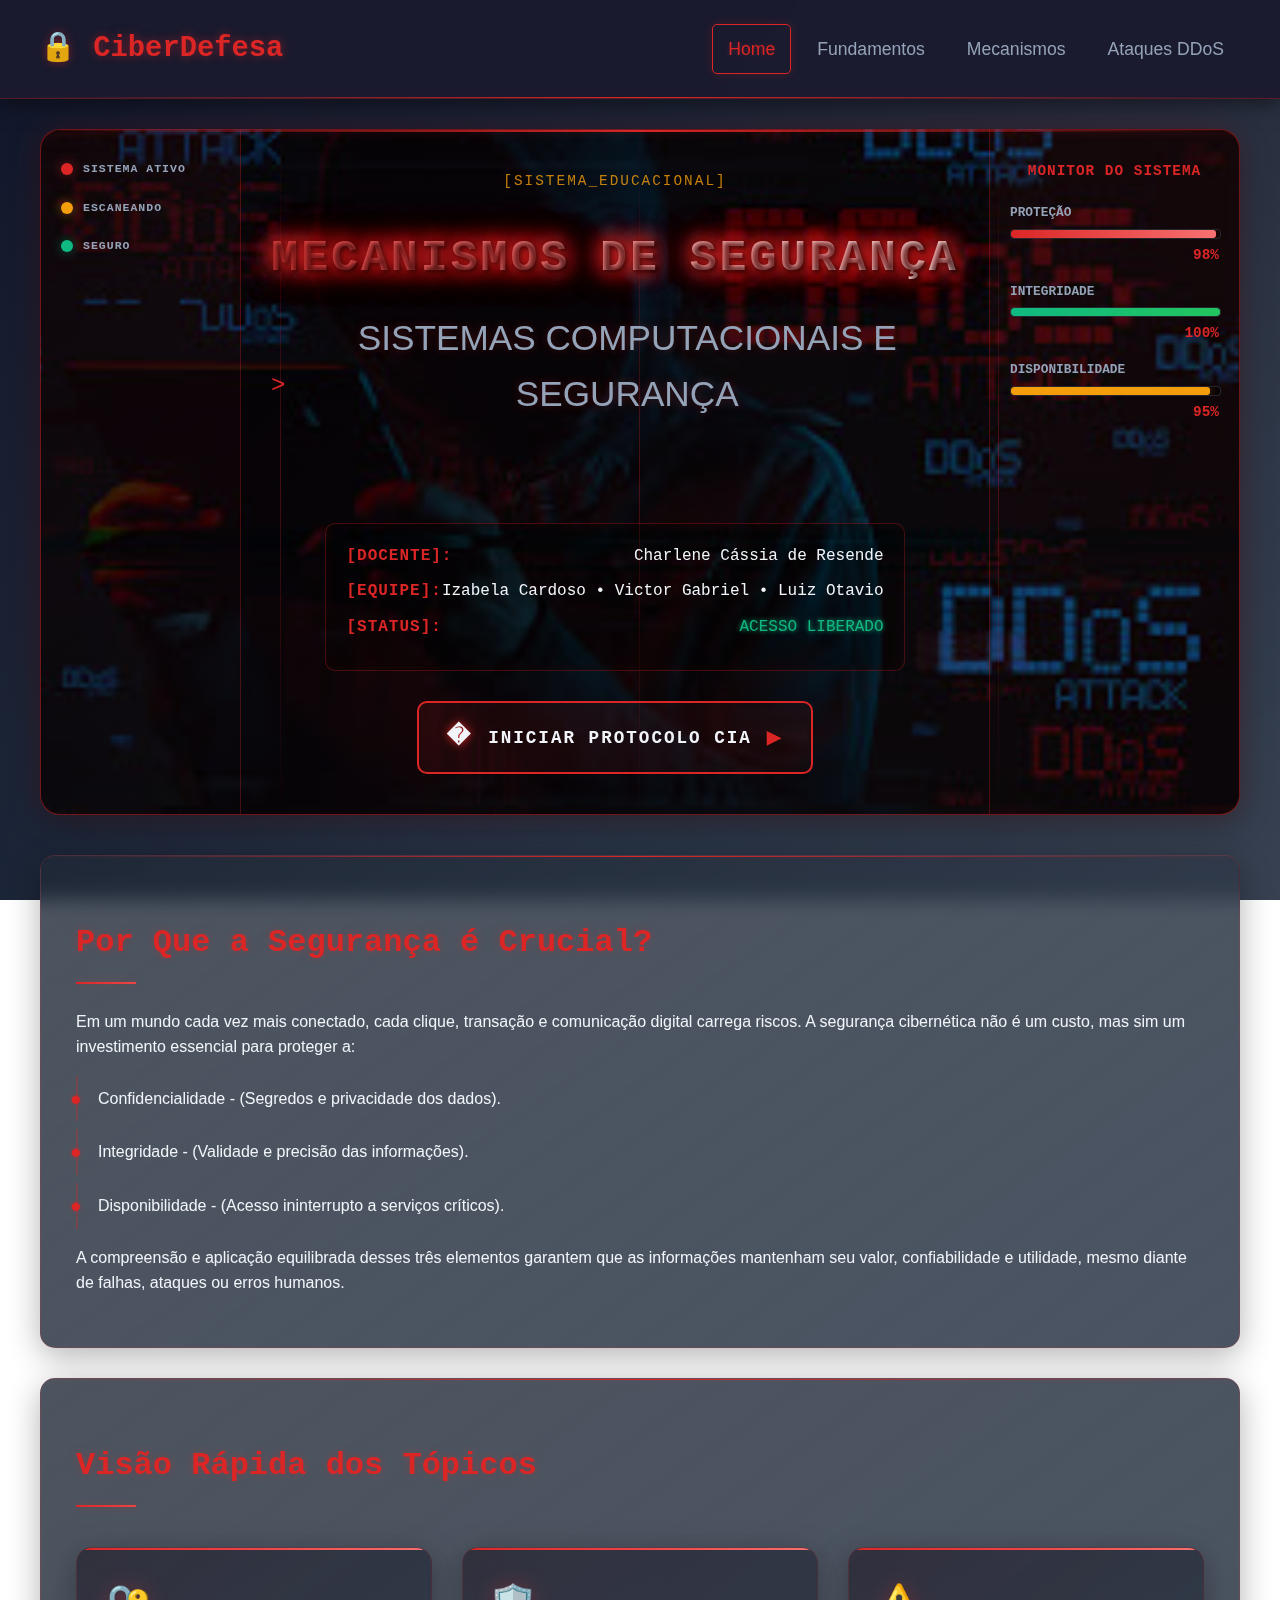
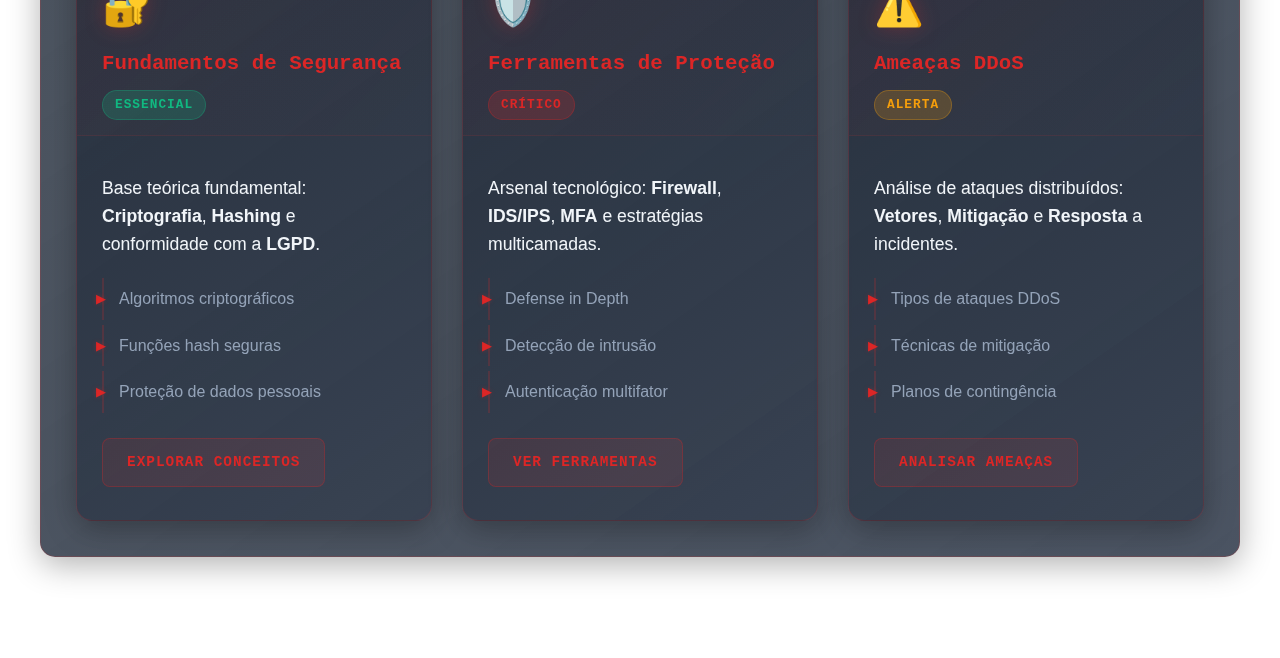
<file: index.html>
<!DOCTYPE html>
<html lang="pt-BR">
<head>
    <meta charset="UTF-8">
    <meta name="viewport" content="width=device-width, initial-scale=1.0">
    <title>🏠 Home | Cibersegurança: Mecanismos de Proteção</title>
    <link rel="stylesheet" href="style.css">
</head>
<body>

    <header>
        <div class="nav-container">
            <div class="logo"><a href="index.html">🔒 CiberDefesa</a></div>
            <nav>
                <a href="index.html" class="active">Home</a>
                <a href="fundamentos.html">Fundamentos</a>
                <a href="mecanismos.html">Mecanismos</a>
                <a href="ddos.html">Ataques DDoS</a>
            </nav>
        </div>
    </header>

    <div class="container">
        <div class="hero cyber-panel">
            <div class="hero-grid">
                <div class="status-indicators">
                    <div class="indicator active">
                        <span class="dot"></span>
                        <span class="label">SISTEMA ATIVO</span>
                    </div>
                    <div class="indicator scanning">
                        <span class="dot"></span>
                        <span class="label">ESCANEANDO</span>
                    </div>
                    <div class="indicator secure">
                        <span class="dot"></span>
                        <span class="label">SEGURO</span>
                    </div>
                </div>
                
                <div class="hero-content">
                    <div class="title-container">
                        <div class="title-prefix">[SISTEMA_EDUCACIONAL]</div>
                        <h1 class="cyber-title glitch-effect">MECANISMOS DE SEGURANÇA</h1>
                        <div class="subtitle-container">
                            <span class="typing-cursor">></span>
                            <h2 class="typing-text">SISTEMAS COMPUTACIONAIS E SEGURANÇA</h2>
                        </div>
                    </div>
                    
                    <div class="info-panel">
                        <div class="info-line">
                            <span class="info-label">[DOCENTE]:</span>
                            <span class="info-value">Charlene Cássia de Resende</span>
                        </div>
                        <div class="info-line">
                            <span class="info-label">[EQUIPE]:</span>
                            <span class="info-value">Izabela Cardoso • Victor Gabriel • Luiz Otavio</span>
                        </div>
                        <div class="info-line">
                            <span class="info-label">[STATUS]:</span>
                            <span class="info-value access-granted">ACESSO LIBERADO</span>
                        </div>
                    </div>
                    
                    <div class="action-zone">
                        <a href="fundamentos.html" class="cyber-access-btn">
                            <div class="btn-border"></div>
                            <div class="btn-content">
                                <span class="btn-icon">�️</span>
                                <span class="btn-text">INICIAR PROTOCOLO CIA</span>
                                <span class="btn-arrow">▶</span>
                            </div>
                        </a>
                    </div>
                </div>
                
                <div class="system-monitor">
                    <div class="monitor-title">MONITOR DO SISTEMA</div>
                    <div class="monitor-stats">
                        <div class="stat">
                            <span class="stat-label">PROTEÇÃO</span>
                            <div class="stat-bar">
                                <div class="stat-fill protection"></div>
                            </div>
                            <span class="stat-value">98%</span>
                        </div>
                        <div class="stat">
                            <span class="stat-label">INTEGRIDADE</span>
                            <div class="stat-bar">
                                <div class="stat-fill integrity"></div>
                            </div>
                            <span class="stat-value">100%</span>
                        </div>
                        <div class="stat">
                            <span class="stat-label">DISPONIBILIDADE</span>
                            <div class="stat-bar">
                                <div class="stat-fill availability"></div>
                            </div>
                            <span class="stat-value">95%</span>
                        </div>
                    </div>
                </div>
            </div>
            
            <div class="scan-line"></div>
            <div class="data-stream">
                <div class="stream-line"></div>
                <div class="stream-line"></div>
                <div class="stream-line"></div>
            </div>
        </div>

        <section>
            <h2>Por Que a Segurança é Crucial?</h2>
            <p>Em um mundo cada vez mais conectado, cada clique, transação e comunicação digital carrega riscos. A segurança cibernética não é um custo, mas sim um investimento essencial para proteger a:</p>
            <ul>
                <li>Confidencialidade - (Segredos e privacidade dos dados).</li>
                <li>Integridade - (Validade e precisão das informações).</li>
                <li>Disponibilidade - (Acesso ininterrupto a serviços críticos).</li>
            </ul>
            <p>A compreensão e aplicação equilibrada desses três elementos garantem que as informações mantenham seu valor, confiabilidade e utilidade, mesmo diante de falhas, ataques ou erros humanos. </p>
        </section>

        <section>
            <h2>Visão Rápida dos Tópicos</h2>
            <div class="topics-grid">
                <article class="topic-card security-concepts">
                    <div class="card-header">
                        <div class="card-icon">🔐</div>
                        <h3>Fundamentos de Segurança</h3>
                        <div class="card-status">ESSENCIAL</div>
                    </div>
                    <div class="card-content">
                        <p>Base teórica fundamental: <strong>Criptografia</strong>, <strong>Hashing</strong> e conformidade com a <strong>LGPD</strong>.</p>
                        <ul class="card-features">
                            <li>Algoritmos criptográficos</li>
                            <li>Funções hash seguras</li>
                            <li>Proteção de dados pessoais</li>
                        </ul>
                    </div>
                    <div class="card-footer">
                        <a href="fundamentos.html" class="card-btn">Explorar Conceitos</a>
                    </div>
                </article>

                <article class="topic-card security-tools">
                    <div class="card-header">
                        <div class="card-icon">🛡️</div>
                        <h3>Ferramentas de Proteção</h3>
                        <div class="card-status">CRÍTICO</div>
                    </div>
                    <div class="card-content">
                        <p>Arsenal tecnológico: <strong>Firewall</strong>, <strong>IDS/IPS</strong>, <strong>MFA</strong> e estratégias multicamadas.</p>
                        <ul class="card-features">
                            <li>Defense in Depth</li>
                            <li>Detecção de intrusão</li>
                            <li>Autenticação multifator</li>
                        </ul>
                    </div>
                    <div class="card-footer">
                        <a href="mecanismos.html" class="card-btn">Ver Ferramentas</a>
                    </div>
                </article>

                <article class="topic-card threat-analysis">
                    <div class="card-header">
                        <div class="card-icon">⚠️</div>
                        <h3>Ameaças DDoS</h3>
                        <div class="card-status">ALERTA</div>
                    </div>
                    <div class="card-content">
                        <p>Análise de ataques distribuídos: <strong>Vetores</strong>, <strong>Mitigação</strong> e <strong>Resposta</strong> a incidentes.</p>
                        <ul class="card-features">
                            <li>Tipos de ataques DDoS</li>
                            <li>Técnicas de mitigação</li>
                            <li>Planos de contingência</li>
                        </ul>
                    </div>
                    <div class="card-footer">
                        <a href="ddos.html" class="card-btn">Analisar Ameaças</a>
                    </div>
                </article>
            </div>
        </section>

    </div>

</body>

</html>
</file>
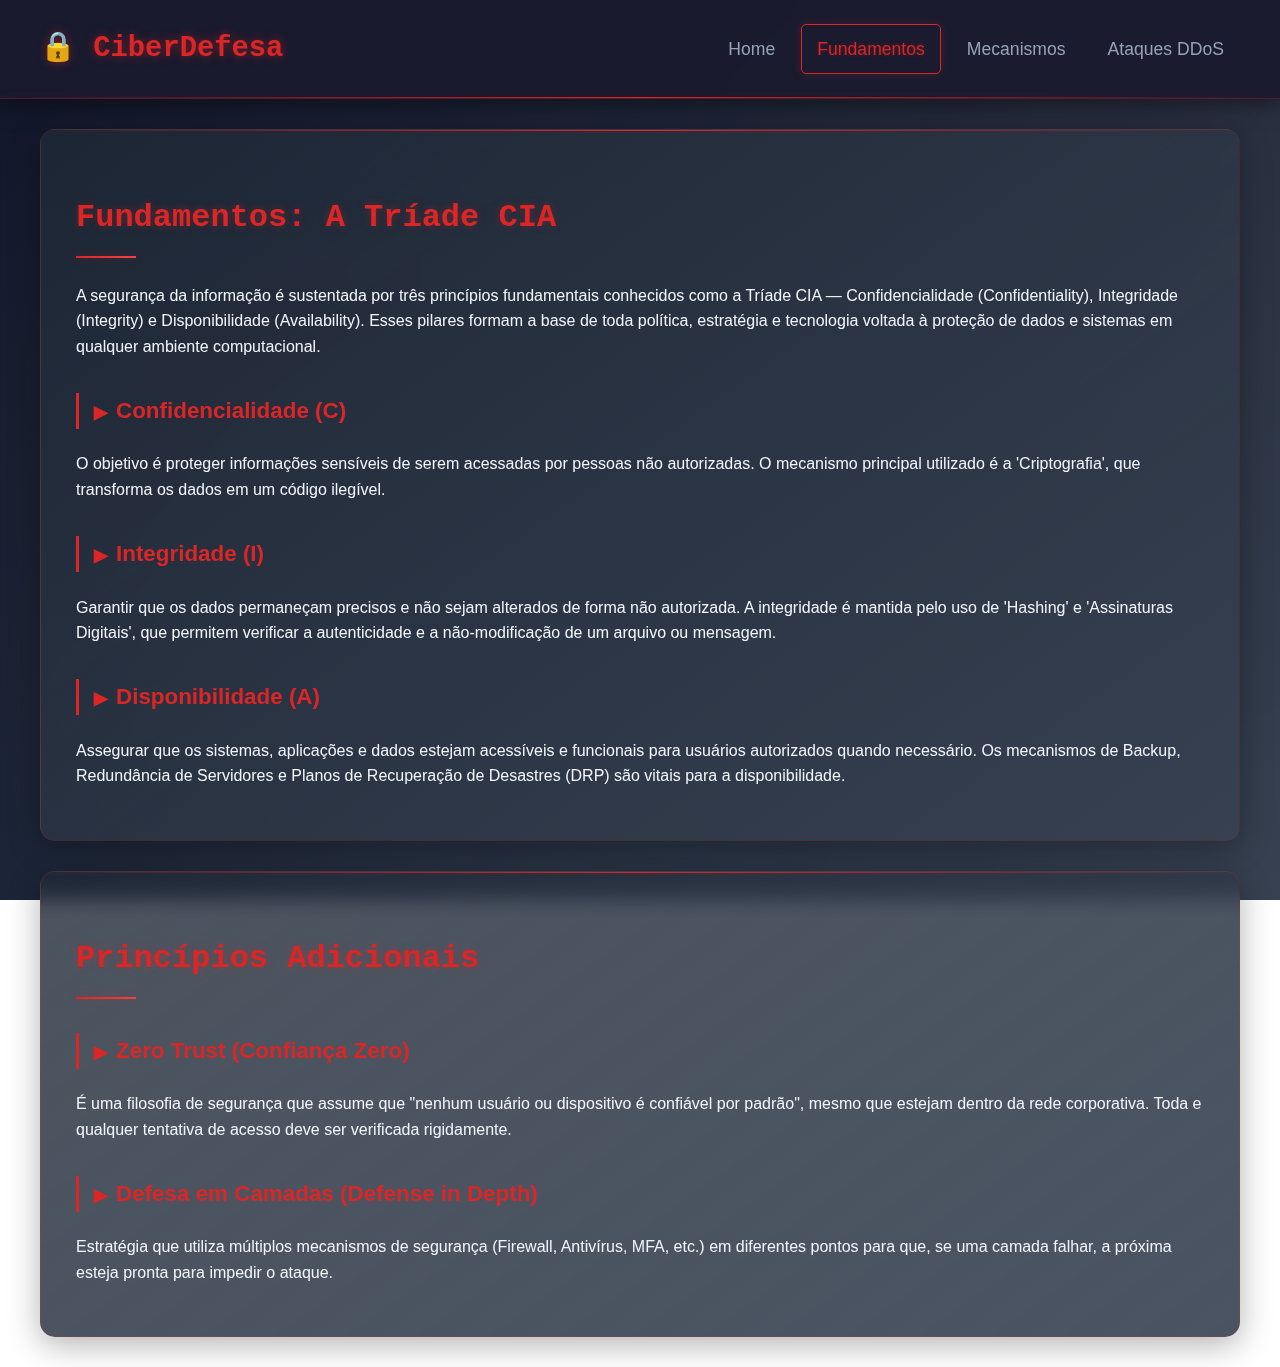
<file: fundamentos.html>
<!DOCTYPE html>
<html lang="pt-BR">
<head>
    <meta charset="UTF-8">
    <meta name="viewport" content="width=device-width, initial-scale=1.0">
    <title>📚 Fundamentos | Cibersegurança</title>
    <link rel="stylesheet" href="style.css">
</head>
<body>

    <header>
        <div class="nav-container">
            <div class="logo"><a href="index.html">🔒 CiberDefesa</a></div>
            <nav>
                <a href="index.html">Home</a>
                <a href="fundamentos.html" class="active">Fundamentos</a>
                <a href="mecanismos.html">Mecanismos</a>
                <a href="ddos.html">Ataques DDoS</a>
            </nav>
        </div>
    </header>

    <div class="container">

        <section>
            <h2>Fundamentos: A Tríade CIA</h2>
            <p>A segurança da informação é sustentada por três princípios fundamentais conhecidos como a Tríade CIA — Confidencialidade (Confidentiality), Integridade (Integrity) e Disponibilidade (Availability). Esses pilares formam a base de toda política, estratégia e tecnologia voltada à proteção de dados e sistemas em qualquer ambiente computacional.</p>
            
            <h3>Confidencialidade (C)</h3>
            <p>O objetivo é proteger informações sensíveis de serem acessadas por pessoas não autorizadas. O mecanismo principal utilizado é a 'Criptografia', que transforma os dados em um código ilegível.</p>
            
            <h3>Integridade (I)</h3>
            <p>Garantir que os dados permaneçam precisos e não sejam alterados de forma não autorizada. A integridade é mantida pelo uso de 'Hashing' e 'Assinaturas Digitais', que permitem verificar a autenticidade e a não-modificação de um arquivo ou mensagem.</p>

            <h3>Disponibilidade (A)</h3>
            <p>Assegurar que os sistemas, aplicações e dados estejam acessíveis e funcionais para usuários autorizados quando necessário. Os mecanismos de Backup, Redundância de Servidores e Planos de Recuperação de Desastres (DRP) são vitais para a disponibilidade.</p>
        </section>
        
        <section>
            <h2>Princípios Adicionais</h2>
            <h3>Zero Trust (Confiança Zero)</h3>
            <p>É uma filosofia de segurança que assume que "nenhum usuário ou dispositivo é confiável por padrão", mesmo que estejam dentro da rede corporativa. Toda e qualquer tentativa de acesso deve ser verificada rigidamente.</p>
            
            <h3>Defesa em Camadas (Defense in Depth)</h3>
            <p>Estratégia que utiliza múltiplos mecanismos de segurança (Firewall, Antivírus, MFA, etc.) em diferentes pontos para que, se uma camada falhar, a próxima esteja pronta para impedir o ataque.</p>
        </section>

    </div>

</body>

</html>
</file>
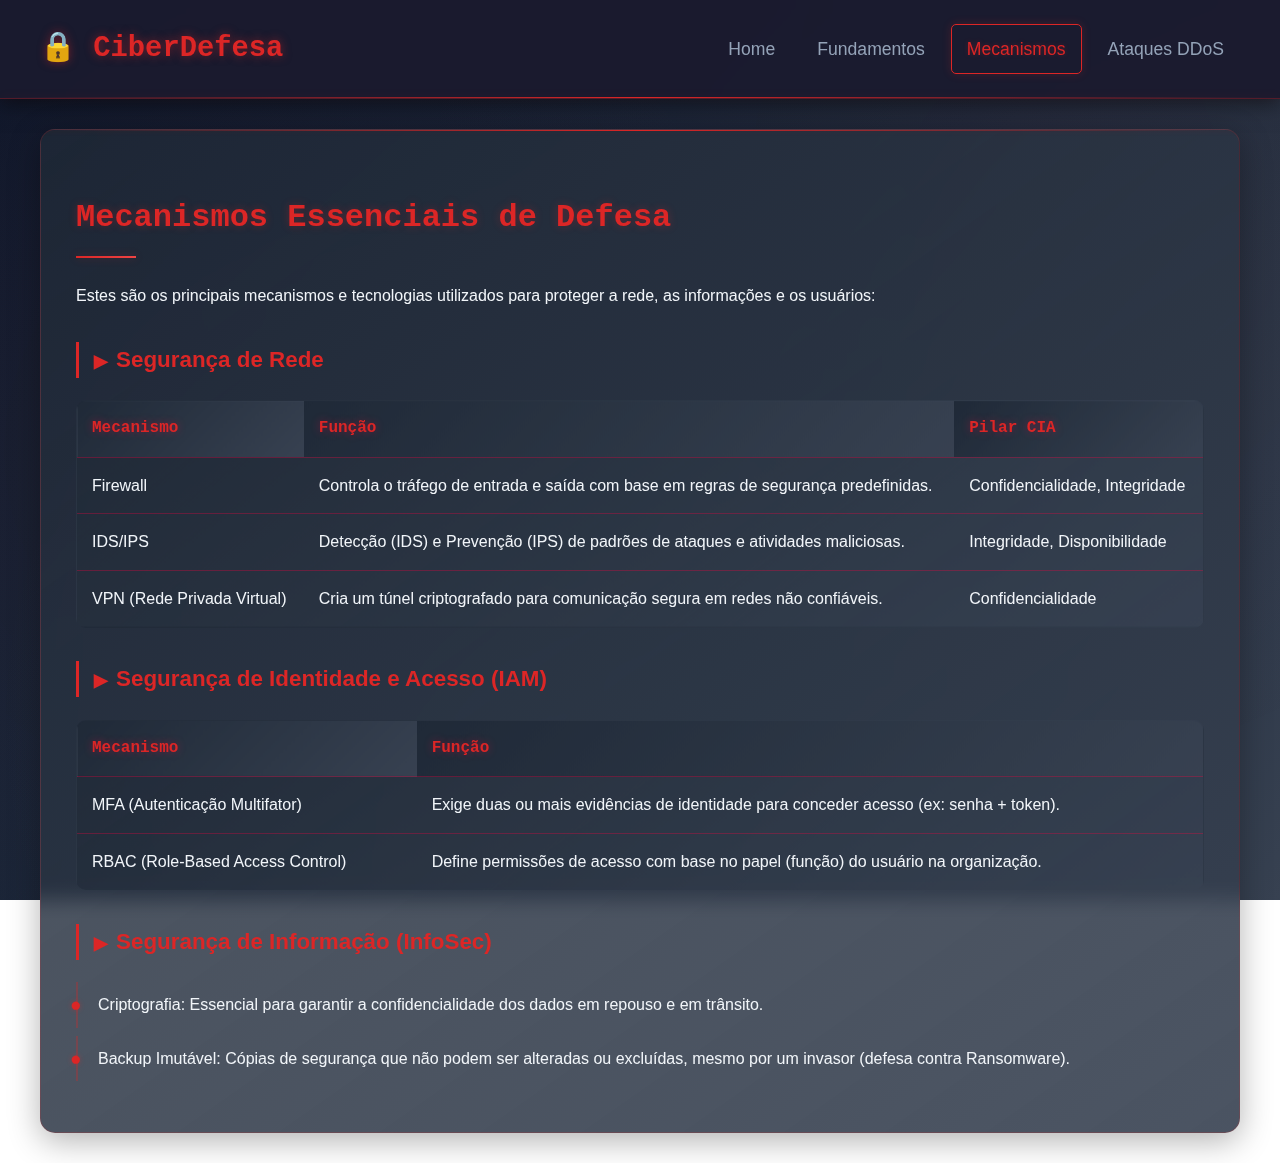
<file: mecanismos.html>
<!DOCTYPE html>
<html lang="pt-BR">
<head>
    <meta charset="UTF-8">
    <meta name="viewport" content="width=device-width, initial-scale=1.0">
    <title>🛡️ Mecanismos | Cibersegurança</title>
    <link rel="stylesheet" href="style.css">
</head>
<body>

    <header>
        <div class="nav-container">
            <div class="logo"><a href="index.html">🔒 CiberDefesa</a></div>
            <nav>
                <a href="index.html">Home</a>
                <a href="fundamentos.html">Fundamentos</a>
                <a href="mecanismos.html" class="active">Mecanismos</a>
                <a href="ddos.html">Ataques DDoS</a>
            </nav>
        </div>
    </header>

    <div class="container">

        <section>
            <h2>Mecanismos Essenciais de Defesa</h2>
            <p>Estes são os principais mecanismos e tecnologias utilizados para proteger a rede, as informações e os usuários:</p>
            
            <h3>Segurança de Rede</h3>
            <table>
                <tr>
                    <th>Mecanismo</th>
                    <th>Função</th>
                    <th>Pilar CIA</th>
                </tr>
                <tr>
                    <td>Firewall</td>
                    <td>Controla o tráfego de entrada e saída com base em regras de segurança predefinidas.</td>
                    <td>Confidencialidade, Integridade</td>
                </tr>
                <tr>
                    <td>IDS/IPS</td>
                    <td>Detecção (IDS) e Prevenção (IPS) de padrões de ataques e atividades maliciosas.</td>
                    <td>Integridade, Disponibilidade</td>
                </tr>
                <tr>
                    <td>VPN (Rede Privada Virtual)</td>
                    <td>Cria um túnel criptografado para comunicação segura em redes não confiáveis.</td>
                    <td>Confidencialidade</td>
                </tr>
            </table>

            <h3>Segurança de Identidade e Acesso (IAM)</h3>
            <table>
                <tr>
                    <th>Mecanismo</th>
                    <th>Função</th>
                </tr>
                <tr>
                    <td>MFA (Autenticação Multifator)</td>
                    <td>Exige duas ou mais evidências de identidade para conceder acesso (ex: senha + token).</td>
                </tr>
                <tr>
                    <td>RBAC (Role-Based Access Control)</td>
                    <td>Define permissões de acesso com base no papel (função) do usuário na organização.</td>
                </tr>
            </table>

            <h3>Segurança de Informação (InfoSec)</h3>
            <ul>
                <li>Criptografia: Essencial para garantir a confidencialidade dos dados em repouso e em trânsito.</li>
                <li>Backup Imutável: Cópias de segurança que não podem ser alteradas ou excluídas, mesmo por um invasor (defesa contra Ransomware).</li>
            </ul>
        </section>
        
    </div>

</body>

</html>
</file>
<file: style.css>
/* style.css - Tema Profissional Dark Red */
:root {
    --cor-principal: #dc2626; /* Vermelho elegante e profissional */
    --cor-secundaria: #1f2937; /* Cinza escuro neutro */
    --cor-terciaria: #374151; /* Cinza médio */
    --cor-fundo: #0f172a; /* Fundo dark neutro */
    --cor-fundo-claro: #1e293b;
    --cor-texto: #f1f5f9; /* Texto claro neutro */
    --cor-texto-secundario: #94a3b8;
    --cor-destaque: #ef4444; /* Vermelho suave para destaques */
    --cor-sucesso: #10b981; /* Verde profissional */
    --cor-warning: #f59e0b; /* Laranja profissional */
    --cor-accent: #f87171; /* Vermelho claro para acentos */
    --cor-neutro: #64748b; /* Cinza neutro */
    --cor-sombra: 0 8px 32px rgba(0, 0, 0, 0.3);
    --cor-sombra-hover: 0 12px 40px rgba(220, 38, 38, 0.15);
    --cor-borda-suave: 0 0 15px rgba(220, 38, 38, 0.3);
    --gradiente-principal: linear-gradient(135deg, #0f172a 0%, #1e293b 50%, #374151 100%);
    --gradiente-card: linear-gradient(145deg, rgba(31, 41, 55, 0.8) 0%, rgba(55, 65, 81, 0.9) 100%);
    --gradiente-red-suave: linear-gradient(135deg, #dc2626, #ef4444, #f87171);
}

@import url('https://fonts.googleapis.com/css2?family=Orbitron:wght@400;500;700;900&family=Rajdhani:wght@300;400;500;600;700&display=swap');

body {
    font-family: 'Rajdhani', 'Segoe UI', sans-serif;
    margin: 0;
    padding: 0;
    background: var(--gradiente-principal);
    background-attachment: fixed;
    color: var(--cor-texto);
    line-height: 1.6;
    overflow-x: hidden;
}

/* Efeito de partículas de fundo suave */
body::before {
    content: '';
    position: fixed;
    top: 0;
    left: 0;
    width: 100%;
    height: 100%;
    background: 
        radial-gradient(circle at 20% 50%, rgba(220, 38, 38, 0.04) 0%, transparent 50%),
        radial-gradient(circle at 80% 20%, rgba(239, 68, 68, 0.03) 0%, transparent 50%),
        radial-gradient(circle at 40% 80%, rgba(100, 116, 139, 0.05) 0%, transparent 50%);
    pointer-events: none;
    z-index: -1;
    animation: particleFloat 25s ease-in-out infinite;
}

@keyframes particleFloat {
    0%, 100% { transform: translate(0, 0) rotate(0deg); }
    33% { transform: translate(30px, -30px) rotate(120deg); }
    66% { transform: translate(-20px, 20px) rotate(240deg); }
}

/* --- Cabeçalho e Navegação (Header & Nav) --- */
header {
    background: rgba(26, 26, 46, 0.95);
    backdrop-filter: blur(10px);
    border-bottom: 1px solid rgba(220, 38, 38, 0.3);
    color: var(--cor-texto);
    padding: 1.5em 0;
    box-shadow: 0 4px 20px rgba(0, 0, 0, 0.5);
    position: sticky;
    top: 0;
    z-index: 1000;
}

header::before {
    content: '';
    position: absolute;
    bottom: 0;
    left: 0;
    right: 0;
    height: 1px;
    background: linear-gradient(90deg, transparent, var(--cor-principal), transparent);
    box-shadow: 0 0 10px rgba(220, 38, 38, 0.2);
}

.nav-container {
    max-width: 1200px;
    margin: 0 auto;
    display: flex;
    justify-content: space-between;
    align-items: center;
    padding: 0 20px;
}

.logo a {
    color: var(--cor-principal);
    text-decoration: none;
    font-family: 'Orbitron', monospace;
    font-size: 1.8em;
    font-weight: 700;
    text-shadow: 0 0 10px rgba(220, 38, 38, 0.5);
    transition: all 0.3s ease;
}

.logo a:hover {
    text-shadow: 0 0 15px rgba(220, 38, 38, 0.5);
    transform: scale(1.02);
    color: var(--cor-accent);
}

nav {
    display: flex;
    gap: 10px;
}

nav a {
    color: var(--cor-texto-secundario);
    text-decoration: none;
    font-family: 'Rajdhani', sans-serif;
    font-weight: 500;
    font-size: 1.1em;
    padding: 10px 15px;
    border-radius: 5px;
    border: 1px solid transparent;
    transition: all 0.3s ease;
    position: relative;
    overflow: hidden;
}

nav a::before {
    content: '';
    position: absolute;
    top: 0;
    left: -100%;
    width: 100%;
    height: 100%;
    background: linear-gradient(90deg, transparent, rgba(220, 38, 38, 0.15), transparent);
    transition: left 0.5s ease;
}

nav a:hover::before {
    left: 100%;
}

nav a:hover, nav a.active {
    color: var(--cor-principal);
    border-color: var(--cor-principal);
    box-shadow: 0 0 10px rgba(220, 38, 38, 0.2);
    text-shadow: 0 0 5px rgba(220, 38, 38, 0.3);
}

/* --- Conteúdo Principal (Main Content) --- */
.container {
    max-width: 1200px;
    margin: 30px auto;
    padding: 0 20px;
}

h1 {
    font-family: 'Orbitron', monospace;
    color: var(--cor-principal);
    text-shadow: 0 0 15px rgba(220, 38, 38, 0.4);
}

h2 {
    font-family: 'Orbitron', monospace;
    color: var(--cor-principal);
    font-size: 2em;
    padding-bottom: 15px;
    margin-bottom: 25px;
    position: relative;
    text-shadow: 0 0 8px rgba(220, 38, 38, 0.3);
}

h2::after {
    content: '';
    position: absolute;
    bottom: 0;
    left: 0;
    width: 60px;
    height: 2px;
    background: linear-gradient(90deg, var(--cor-principal), var(--cor-destaque));
    box-shadow: 0 0 8px rgba(220, 38, 38, 0.3);
}

h3 {
    font-family: 'Rajdhani', sans-serif;
    color: var(--cor-principal);
    margin-top: 1.5em;
    font-size: 1.4em;
    font-weight: 600;
    border-left: 3px solid var(--cor-principal);
    padding-left: 15px;
    position: relative;
}

h3::before {
    content: '▶';
    color: var(--cor-principal);
    margin-right: 8px;
    font-size: 0.8em;
}

section {
    background: var(--gradiente-card);
    backdrop-filter: blur(10px);
    border: 1px solid rgba(220, 38, 38, 0.2);
    padding: 35px;
    margin-bottom: 30px;
    border-radius: 15px;
    box-shadow: var(--cor-sombra);
    transition: all 0.3s ease;
    position: relative;
    overflow: hidden;
}

section::before {
    content: '';
    position: absolute;
    top: 0;
    left: 0;
    right: 0;
    height: 1px;
    background: linear-gradient(90deg, transparent, var(--cor-principal), transparent);
    box-shadow: 0 0 5px rgba(220, 38, 38, 0.2);
}

section:hover {
    transform: translateY(-5px);
    box-shadow: var(--cor-sombra-hover);
    border-color: var(--cor-principal);
}

/* --- Elementos Específicos --- */
/* Hero Panel Cyber - Estrutura principal */
.hero.cyber-panel {
    background: 
        url('assets/img/fundo-seguranca.jpg') center/cover,
        linear-gradient(135deg, rgba(15, 23, 42, 0.95) 0%, rgba(30, 41, 59, 0.98) 50%, rgba(31, 41, 55, 0.95) 100%);
    background-blend-mode: overlay;
    border: 1px solid rgba(220, 38, 38, 0.5);
    border-radius: 20px;
    margin-bottom: 40px;
    position: relative;
    overflow: hidden;
    padding: 0;
    min-height: 500px;
    box-shadow: 
        var(--cor-sombra),
        0 0 30px rgba(220, 38, 38, 0.15),
        inset 0 1px 0 rgba(220, 38, 38, 0.1);
}

/* Grid Layout do Hero */
.hero-grid {
    display: grid;
    grid-template-areas: 
        "status content monitor"
        "status content monitor";
    grid-template-columns: 200px 1fr 250px;
    grid-template-rows: 1fr 1fr;
    height: 100%;
    min-height: 500px;
    position: relative;
    z-index: 10;
}

/* Indicadores de Status */
.status-indicators {
    grid-area: status;
    padding: 30px 20px;
    border-right: 1px solid rgba(220, 38, 38, 0.3);
    background: linear-gradient(180deg, rgba(220, 38, 38, 0.05), transparent);
}

.indicator {
    display: flex;
    align-items: center;
    gap: 10px;
    margin-bottom: 20px;
    font-family: 'Rajdhani', monospace;
    font-size: 0.9em;
    font-weight: 600;
}

.indicator .dot {
    width: 12px;
    height: 12px;
    border-radius: 50%;
    position: relative;
}

.indicator.active .dot {
    background: var(--cor-principal);
    box-shadow: 0 0 12px rgba(220, 38, 38, 0.5);
    animation: pulse 2s infinite;
}

.indicator.scanning .dot {
    background: var(--cor-warning);
    box-shadow: 0 0 12px rgba(245, 158, 11, 0.5);
    animation: pulse 1.5s infinite;
}

.indicator.secure .dot {
    background: var(--cor-sucesso);
    box-shadow: 0 0 12px rgba(16, 185, 129, 0.5);
    animation: pulse 3s infinite;
}

@keyframes pulse {
    0%, 100% { transform: scale(1); opacity: 1; }
    50% { transform: scale(1.2); opacity: 0.7; }
}

.indicator .label {
    color: var(--cor-texto-secundario);
    letter-spacing: 1px;
    font-size: 0.8em;
}

/* Conteúdo Principal */
.hero-content {
    grid-area: content;
    display: flex;
    flex-direction: column;
    justify-content: center;
    align-items: center;
    padding: 40px 30px;
    text-align: center;
}

.title-container {
    margin-bottom: 30px;
}

.title-prefix {
    font-family: 'Orbitron', monospace;
    color: var(--cor-warning);
    font-size: 0.9em;
    font-weight: 400;
    letter-spacing: 2px;
    margin-bottom: 10px;
    opacity: 0.8;
}

.cyber-title.glitch-effect {
    font-size: 2.8em;
    margin-bottom: 15px;
    position: relative;
}

.glitch-effect::before,
.glitch-effect::after {
    content: "MECANISMOS DE SEGURANÇA";
    position: absolute;
    top: 0;
    left: 0;
    width: 100%;
    height: 100%;
}

.glitch-effect::before {
    animation: glitch-1 2s infinite;
    color: var(--cor-destaque);
    z-index: -1;
}

.glitch-effect::after {
    animation: glitch-2 2s infinite;
    color: var(--cor-accent);
    z-index: -2;
}

@keyframes glitch-1 {
    0%, 100% { transform: translate(0); }
    20% { transform: translate(-2px, 2px); }
    40% { transform: translate(-2px, -2px); }
    60% { transform: translate(2px, 2px); }
    80% { transform: translate(2px, -2px); }
}

@keyframes glitch-2 {
    0%, 100% { transform: translate(0); }
    20% { transform: translate(2px, 2px); }
    40% { transform: translate(2px, -2px); }
    60% { transform: translate(-2px, 2px); }
    80% { transform: translate(-2px, -2px); }
}

.subtitle-container {
    display: flex;
    align-items: center;
    justify-content: center;
    gap: 10px;
    margin-bottom: 30px;
}

.typing-cursor {
    color: var(--cor-principal);
    font-family: 'Orbitron', monospace;
    font-size: 1.5em;
    animation: blink 1s infinite;
}

@keyframes blink {
    0%, 50% { opacity: 1; }
    51%, 100% { opacity: 0; }
}

.typing-text {
    font-size: 1.4em;
    color: var(--cor-texto-secundario);
    font-weight: 300;
    margin: 0;
}

/* Painel de Informações */
.info-panel {
    background: rgba(0, 0, 0, 0.3);
    border: 1px solid rgba(220, 38, 38, 0.3);
    border-radius: 10px;
    padding: 20px;
    margin-bottom: 30px;
    min-width: 400px;
    box-shadow: inset 0 0 15px rgba(220, 38, 38, 0.05);
}

.info-line {
    display: flex;
    justify-content: space-between;
    margin-bottom: 10px;
    font-family: 'Rajdhani', monospace;
}

.info-label {
    color: var(--cor-principal);
    font-weight: 600;
    letter-spacing: 1px;
}

.info-value {
    color: var(--cor-texto);
    font-weight: 400;
}

.access-granted {
    color: var(--cor-sucesso) !important;
    text-shadow: 0 0 5px var(--cor-sucesso);
    animation: pulse 3s infinite;
}

/* Botão de Acesso Cyber */
.cyber-access-btn {
    position: relative;
    display: inline-block;
    text-decoration: none;
    padding: 0;
}

.btn-border {
    position: absolute;
    top: 0;
    left: 0;
    right: 0;
    bottom: 0;
    border: 2px solid var(--cor-principal);
    border-radius: 10px;
    background: linear-gradient(135deg, rgba(220, 38, 38, 0.1), rgba(220, 38, 38, 0.05));
    transition: all 0.3s ease;
}

.btn-content {
    position: relative;
    display: flex;
    align-items: center;
    gap: 15px;
    padding: 18px 30px;
    font-family: 'Orbitron', monospace;
    font-weight: 600;
    color: var(--cor-texto);
    font-size: 1.1em;
    letter-spacing: 2px;
    z-index: 1;
}

.btn-icon {
    font-size: 1.3em;
    filter: drop-shadow(0 0 5px var(--cor-principal));
}

.btn-arrow {
    color: var(--cor-principal);
    transition: transform 0.3s ease;
}

.cyber-access-btn:hover .btn-border {
    box-shadow: 
        0 0 25px rgba(220, 38, 38, 0.4),
        inset 0 0 15px rgba(220, 38, 38, 0.1);
    transform: scale(1.03);
    border-color: var(--cor-accent);
}

.cyber-access-btn:hover .btn-arrow {
    transform: translateX(5px);
}

/* Monitor do Sistema */
.system-monitor {
    grid-area: monitor;
    padding: 30px 20px;
    border-left: 1px solid rgba(220, 38, 38, 0.3);
    background: linear-gradient(180deg, rgba(220, 38, 38, 0.05), transparent);
}

.monitor-title {
    font-family: 'Orbitron', monospace;
    color: var(--cor-principal);
    font-size: 0.9em;
    font-weight: 600;
    letter-spacing: 1px;
    margin-bottom: 20px;
    text-align: center;
}

.monitor-stats {
    display: flex;
    flex-direction: column;
    gap: 15px;
}

.stat {
    display: flex;
    flex-direction: column;
    gap: 5px;
}

.stat-label {
    font-family: 'Rajdhani', monospace;
    font-size: 0.8em;
    color: var(--cor-texto-secundario);
    font-weight: 600;
}

.stat-bar {
    width: 100%;
    height: 8px;
    background: rgba(0, 0, 0, 0.5);
    border-radius: 4px;
    overflow: hidden;
    border: 1px solid rgba(100, 116, 139, 0.3);
}

.stat-fill {
    height: 100%;
    border-radius: 3px;
    animation: fillBar 2s ease-out;
}

.stat-fill.protection {
    width: 98%;
    background: linear-gradient(90deg, var(--cor-principal), var(--cor-accent));
    box-shadow: 0 0 8px rgba(220, 38, 38, 0.4);
}

.stat-fill.integrity {
    width: 100%;
    background: linear-gradient(90deg, var(--cor-sucesso), #22c55e);
    box-shadow: 0 0 8px rgba(16, 185, 129, 0.4);
}

.stat-fill.availability {
    width: 95%;
    background: linear-gradient(90deg, var(--cor-warning), #f59e0b);
    box-shadow: 0 0 8px rgba(245, 158, 11, 0.4);
}

@keyframes fillBar {
    from { width: 0; }
}

.stat-value {
    font-family: 'Orbitron', monospace;
    color: var(--cor-principal);
    font-size: 0.9em;
    font-weight: 600;
    text-align: right;
}

/* Efeitos Visuais */
.scan-line {
    position: absolute;
    top: 0;
    left: 0;
    width: 100%;
    height: 2px;
    background: linear-gradient(90deg, transparent, var(--cor-principal), transparent);
    animation: scanHorizontal 4s linear infinite;
    z-index: 5;
    box-shadow: 0 0 10px rgba(220, 38, 38, 0.4);
}

@keyframes scanHorizontal {
    0% { transform: translateX(-100%); }
    100% { transform: translateX(100%); }
}

.data-stream {
    position: absolute;
    top: 0;
    right: 0;
    width: 100%;
    height: 100%;
    pointer-events: none;
    z-index: 1;
}

.stream-line {
    position: absolute;
    width: 1px;
    height: 100%;
    background: linear-gradient(180deg, transparent, rgba(220, 38, 38, 0.3), transparent);
    animation: streamFlow 6s linear infinite;
}

.stream-line:nth-child(1) {
    right: 20%;
    animation-delay: 0s;
}

.stream-line:nth-child(2) {
    right: 50%;
    animation-delay: 1s;
}

.stream-line:nth-child(3) {
    right: 80%;
    animation-delay: 2s;
}

@keyframes streamFlow {
    0% { transform: translateY(-100%); opacity: 0; }
    50% { opacity: 1; }
    100% { transform: translateY(100%); opacity: 0; }
}

.hero h1,
.cyber-title {
    font-family: 'Orbitron', monospace;
    font-size: 3.5em;
    font-weight: 900;
    margin-bottom: 15px;
    text-shadow: 
        0 0 20px rgba(220, 38, 38, 0.8),
        0 0 40px rgba(220, 38, 38, 0.4),
        2px 2px 4px rgba(0, 0, 0, 0.8);
    animation: heroGlow 3s ease-in-out infinite alternate;
    letter-spacing: 3px;
    text-transform: uppercase;
}

.cyber-title {
    background: linear-gradient(45deg, var(--cor-principal), #ffffff, var(--cor-accent));
    background-size: 200% 200%;
    -webkit-background-clip: text;
    -webkit-text-fill-color: transparent;
    background-clip: text;
    animation: cyberpunk 6s ease-in-out infinite, heroGlow 4s ease-in-out infinite alternate;
}

@keyframes cyberpunk {
    0%, 100% { background-position: 0% 50%; }
    50% { background-position: 100% 50%; }
}

.highlight {
    color: var(--cor-principal);
    font-weight: 600;
    text-shadow: 0 0 5px rgba(220, 38, 38, 0.5);
}

@keyframes heroGlow {
    from { text-shadow: 0 0 15px rgba(220, 38, 38, 0.4), 0 0 30px rgba(220, 38, 38, 0.2), 2px 2px 4px rgba(0, 0, 0, 0.8); }
    to { text-shadow: 0 0 25px rgba(220, 38, 38, 0.6), 0 0 50px rgba(220, 38, 38, 0.3), 2px 2px 4px rgba(0, 0, 0, 0.8); }
}

.hero h2 {
    font-family: 'Rajdhani', sans-serif;
    font-size: 2.2em;
    font-weight: 300;
    margin-bottom: 25px;
    color: var(--cor-texto-secundario);
    text-shadow: 0 0 10px rgba(220, 38, 38, 0.3);
}

.hero h2::after {
    display: none;
}

.hero p {
    font-family: 'Rajdhani', sans-serif;
    font-size: 1.3em;
    font-weight: 400;
    margin-bottom: 15px;
    color: var(--cor-texto);
    text-shadow: 1px 1px 2px rgba(0, 0, 0, 0.7);
}

.cta-button {
    background: linear-gradient(135deg, var(--cor-principal), var(--cor-destaque));
    color: white;
    padding: 18px 40px;
    text-decoration: none;
    border-radius: 50px;
    font-family: 'Orbitron', monospace;
    font-weight: 600;
    font-size: 1.1em;
    border: 2px solid var(--cor-principal);
    box-shadow: 
        0 0 15px rgba(220, 38, 38, 0.3),
        inset 0 1px 0 rgba(255, 255, 255, 0.2);
    transition: all 0.4s ease;
    position: relative;
    overflow: hidden;
    text-transform: uppercase;
    letter-spacing: 2px;
    display: inline-flex;
    align-items: center;
    gap: 10px;
}

.cta-button span {
    font-size: 1.2em;
    filter: drop-shadow(0 0 5px rgba(255, 255, 255, 0.8));
}

.cta-button::before {
    content: '';
    position: absolute;
    top: 0;
    left: -100%;
    width: 100%;
    height: 100%;
    background: linear-gradient(90deg, transparent, rgba(255, 255, 255, 0.2), transparent);
    transition: left 0.5s ease;
}

.cta-button::after {
    content: '';
    position: absolute;
    top: 50%;
    left: 50%;
    width: 0;
    height: 0;
    border-radius: 50%;
    background: rgba(255, 255, 255, 0.2);
    transform: translate(-50%, -50%);
    transition: all 0.4s ease;
}

.cta-button:hover::before {
    left: 100%;
}

.cta-button:hover::after {
    width: 300px;
    height: 300px;
}

.cta-button:hover {
    transform: translateY(-5px) scale(1.08);
    box-shadow: 
        0 0 40px rgba(220, 38, 38, 1),
        0 15px 30px rgba(0, 0, 0, 0.4),
        inset 0 2px 0 rgba(255, 255, 255, 0.4);
    text-shadow: 0 0 15px rgba(255, 255, 255, 1);
    border-color: #ffffff;
}

/* Listas */
ul {
    list-style: none;
    padding-left: 0;
}

ul li {
    position: relative;
    padding: 10px 0 10px 30px;
    margin-bottom: 8px;
    border-left: 2px solid rgba(220, 38, 38, 0.3);
    padding-left: 20px;
    transition: all 0.3s ease;
}

ul li::before {
    content: '●';
    color: var(--cor-principal);
    position: absolute;
    left: -8px;
    top: 50%;
    transform: translateY(-50%);
    font-size: 1.2em;
    text-shadow: 0 0 5px rgba(220, 38, 38, 0.4);
}

ul li:hover {
    border-left-color: var(--cor-principal);
    padding-left: 25px;
    color: var(--cor-principal);
}

/* Topics Grid Professional */
.topics-grid {
    display: grid;
    grid-template-columns: repeat(auto-fit, minmax(300px, 1fr));
    gap: 30px;
    margin-top: 40px;
}

.topic-card {
    background: var(--gradiente-card);
    border: 1px solid rgba(220, 38, 38, 0.2);
    border-radius: 16px;
    padding: 0;
    transition: all 0.4s ease;
    position: relative;
    overflow: hidden;
    box-shadow: var(--cor-sombra);
}

.topic-card::before {
    content: '';
    position: absolute;
    top: 0;
    left: 0;
    right: 0;
    height: 2px;
    background: linear-gradient(90deg, var(--cor-principal), var(--cor-destaque), var(--cor-accent));
    transition: all 0.3s ease;
}

.topic-card:hover {
    transform: translateY(-8px);
    border-color: var(--cor-principal);
    box-shadow: var(--cor-sombra-hover);
}

.topic-card:hover::before {
    height: 4px;
    box-shadow: 0 0 15px rgba(220, 38, 38, 0.5);
}

/* Card Header */
.card-header {
    padding: 25px 25px 15px;
    border-bottom: 1px solid rgba(220, 38, 38, 0.1);
    background: linear-gradient(135deg, rgba(220, 38, 38, 0.05), transparent);
}

.card-icon {
    font-size: 2.5em;
    margin-bottom: 10px;
    filter: drop-shadow(0 0 10px rgba(220, 38, 38, 0.3));
}

.card-header h3 {
    color: var(--cor-principal);
    font-family: 'Orbitron', monospace;
    font-size: 1.3em;
    font-weight: 600;
    margin: 0 0 10px 0;
    border: none !important;
    padding-left: 0 !important;
}

.card-header h3::before {
    display: none;
}

.card-status {
    display: inline-block;
    padding: 4px 12px;
    border-radius: 20px;
    font-family: 'Rajdhani', monospace;
    font-size: 0.8em;
    font-weight: 600;
    letter-spacing: 1px;
    text-transform: uppercase;
}

.security-concepts .card-status {
    background: rgba(16, 185, 129, 0.2);
    color: var(--cor-sucesso);
    border: 1px solid rgba(16, 185, 129, 0.3);
}

.security-tools .card-status {
    background: rgba(220, 38, 38, 0.2);
    color: var(--cor-principal);
    border: 1px solid rgba(220, 38, 38, 0.3);
}

.threat-analysis .card-status {
    background: rgba(245, 158, 11, 0.2);
    color: var(--cor-warning);
    border: 1px solid rgba(245, 158, 11, 0.3);
}

/* Card Content */
.card-content {
    padding: 20px 25px;
}

.card-content p {
    color: var(--cor-texto);
    line-height: 1.6;
    margin-bottom: 20px;
    font-family: 'Rajdhani', sans-serif;
    font-size: 1.1em;
}

.card-features {
    list-style: none;
    padding: 0;
    margin: 0;
}

.card-features li {
    padding: 8px 0 8px 25px;
    margin-bottom: 5px;
    position: relative;
    color: var(--cor-texto-secundario);
    font-family: 'Rajdhani', sans-serif;
    font-weight: 500;
    border-left: 2px solid rgba(220, 38, 38, 0.2);
    padding-left: 15px;
}

.card-features li::before {
    content: '▶';
    position: absolute;
    left: -8px;
    color: var(--cor-principal);
    font-size: 0.8em;
    text-shadow: 0 0 5px rgba(220, 38, 38, 0.3);
}

/* Card Footer */
.card-footer {
    padding: 0 25px 25px;
}

.card-btn {
    display: inline-block;
    padding: 12px 24px;
    background: linear-gradient(135deg, rgba(220, 38, 38, 0.1), rgba(239, 68, 68, 0.1));
    border: 1px solid rgba(220, 38, 38, 0.3);
    border-radius: 8px;
    color: var(--cor-principal);
    text-decoration: none;
    font-family: 'Orbitron', monospace;
    font-weight: 600;
    font-size: 0.9em;
    letter-spacing: 1px;
    text-transform: uppercase;
    transition: all 0.3s ease;
    position: relative;
    overflow: hidden;
}

.card-btn::before {
    content: '';
    position: absolute;
    top: 0;
    left: -100%;
    width: 100%;
    height: 100%;
    background: linear-gradient(90deg, transparent, rgba(220, 38, 38, 0.1), transparent);
    transition: left 0.5s ease;
}

.card-btn:hover::before {
    left: 100%;
}

.card-btn:hover {
    background: linear-gradient(135deg, rgba(220, 38, 38, 0.2), rgba(239, 68, 68, 0.2));
    border-color: var(--cor-principal);
    color: var(--cor-accent);
    text-shadow: 0 0 5px rgba(220, 38, 38, 0.4);
    transform: translateY(-2px);
    box-shadow: 0 5px 15px rgba(220, 38, 38, 0.2);
}

/* Tabela */
table {
    width: 100%;
    border-collapse: collapse;
    margin-top: 20px;
    background: var(--gradiente-card);
    border-radius: 10px;
    overflow: hidden;
    border: 1px solid rgba(220, 38, 38, 0.3);
}

th, td {
    padding: 15px;
    text-align: left;
    border-bottom: 1px solid rgba(255, 0, 64, 0.3);
}

th {
    background: linear-gradient(135deg, var(--cor-secundaria), var(--cor-terciaria));
    color: var(--cor-principal);
    font-family: 'Orbitron', monospace;
    font-weight: 600;
    text-shadow: 0 0 8px rgba(255, 0, 64, 0.4);
}

tr:hover {
    background: rgba(255, 0, 64, 0.08);
}

/* Box de Alerta */
.alert-box {
    background: linear-gradient(135deg, rgba(255, 7, 58, 0.1), rgba(255, 7, 58, 0.05));
    border: 1px solid rgba(255, 7, 58, 0.3);
    border-left: 4px solid var(--cor-destaque);
    padding: 20px;
    margin: 25px 0;
    border-radius: 10px;
    position: relative;
    overflow: hidden;
}

.alert-box::before {
    content: '⚠️';
    position: absolute;
    top: 15px;
    right: 20px;
    font-size: 1.5em;
    opacity: 0.7;
}

.alert-box::after {
    content: '';
    position: absolute;
    top: 0;
    left: 0;
    right: 0;
    height: 1px;
    background: linear-gradient(90deg, transparent, var(--cor-destaque), transparent);
}

.alert-box h3 {
    color: var(--cor-destaque);
    margin-top: 0;
    border: none !important;
    padding-left: 0 !important;
    font-family: 'Orbitron', monospace;
    text-shadow: 0 0 10px rgba(255, 7, 58, 0.5);
}

.alert-box h3::before {
    content: '🚨';
    margin-right: 10px;
}

/* Elementos tecnológicos adicionais */
.tech-border {
    position: relative;
    border: 1px solid rgba(220, 38, 38, 0.3);
    border-radius: 10px;
}

.tech-border::before,
.tech-border::after {
    content: '';
    position: absolute;
    width: 20px;
    height: 20px;
    border: 2px solid var(--cor-principal);
}

.tech-border::before {
    top: -1px;
    left: -1px;
    border-right: none;
    border-bottom: none;
}

.tech-border::after {
    bottom: -1px;
    right: -1px;
    border-left: none;
    border-top: none;
}

/* Efeito de typing */
.typing-effect {
    overflow: hidden;
    border-right: 2px solid var(--cor-principal);
    white-space: nowrap;
    animation: typing 4s steps(40, end), blink-caret 0.75s step-end infinite;
}

@keyframes typing {
    from { width: 0; }
    to { width: 100%; }
}

@keyframes blink-caret {
    from, to { border-color: transparent; }
    50% { border-color: var(--cor-principal); }
}

/* Scrollbar customizada */
::-webkit-scrollbar {
    width: 8px;
}

::-webkit-scrollbar-track {
    background: var(--cor-fundo);
}

::-webkit-scrollbar-thumb {
    background: var(--gradiente-red-neon);
    border-radius: 4px;
    box-shadow: 0 0 10px rgba(255, 0, 64, 0.3);
}

::-webkit-scrollbar-thumb:hover {
    background: linear-gradient(180deg, var(--cor-destaque), var(--cor-accent));
    box-shadow: 0 0 15px rgba(220, 38, 38, 0.4);
}

/* Responsividade aprimorada */
@media (max-width: 1200px) {
    .hero-grid {
        grid-template-areas: 
            "status content"
            "monitor monitor";
        grid-template-columns: 180px 1fr;
        grid-template-rows: auto auto;
    }
    
    .system-monitor {
        border-left: none;
        border-top: 1px solid rgba(220, 38, 38, 0.3);
        padding: 20px;
    }
    
    .topics-grid {
        grid-template-columns: repeat(auto-fit, minmax(280px, 1fr));
        gap: 25px;
    }
    
    .monitor-stats {
        flex-direction: row;
        justify-content: space-around;
    }
    
    .stat {
        flex: 1;
        margin: 0 10px;
    }
}

@media (max-width: 768px) {
    .hero-grid {
        grid-template-areas: 
            "content"
            "status"
            "monitor";
        grid-template-columns: 1fr;
        grid-template-rows: auto auto auto;
    }
    
    .status-indicators {
        border-right: none;
        border-bottom: 1px solid rgba(220, 38, 38, 0.3);
        padding: 20px;
        display: flex;
        justify-content: space-around;
    }
    
    .topics-grid {
        grid-template-columns: 1fr;
        gap: 20px;
    }
    
    .card-header {
        padding: 20px 20px 10px;
    }
    
    .card-content {
        padding: 15px 20px;
    }
    
    .card-footer {
        padding: 0 20px 20px;
    }
    
    .indicator {
        margin-bottom: 0;
        flex-direction: column;
        text-align: center;
        gap: 5px;
    }
    
    .cyber-title.glitch-effect {
        font-size: 2em;
    }
    
    .typing-text {
        font-size: 1.2em;
    }
    
    .info-panel {
        min-width: auto;
        width: 100%;
    }
    
    .info-line {
        flex-direction: column;
        gap: 5px;
    }
    
    .btn-content {
        padding: 15px 25px;
        font-size: 1em;
    }
    
    nav {
        flex-direction: column;
        gap: 5px;
    }
    
    .nav-container {
        flex-direction: column;
        padding: 10px;
    }
    
    section {
        padding: 20px;
        margin-bottom: 20px;
    }
}

@media (max-width: 480px) {
    .cyber-title.glitch-effect {
        font-size: 1.6em;
    }
    
    .hero.cyber-panel {
        min-height: auto;
        margin: 10px;
        border-radius: 15px;
    }
    
    .hero-content {
        padding: 20px 15px;
    }
    
    .title-prefix {
        font-size: 0.8em;
    }
    
    .info-panel {
        padding: 15px;
    }
    
    .btn-content {
        gap: 10px;
        letter-spacing: 1px;
    }
}

/* --- Rodapé (Footer) --- */
footer {
    text-align: center;
    padding: 30px 20px;
    background: linear-gradient(135deg, var(--cor-secundaria), var(--cor-terciaria));
    color: var(--cor-texto-secundario);
    margin-top: 50px;
    font-family: 'Rajdhani', sans-serif;
    font-size: 1em;
    border-top: 1px solid rgba(220, 38, 38, 0.3);
    position: relative;
}

footer::before {
    content: '';
    position: absolute;
    top: 0;
    left: 0;
    right: 0;
    height: 2px;
    background: var(--gradiente-red-neon);
    box-shadow: 0 0 15px rgba(255, 0, 64, 0.4);
}
</file>
